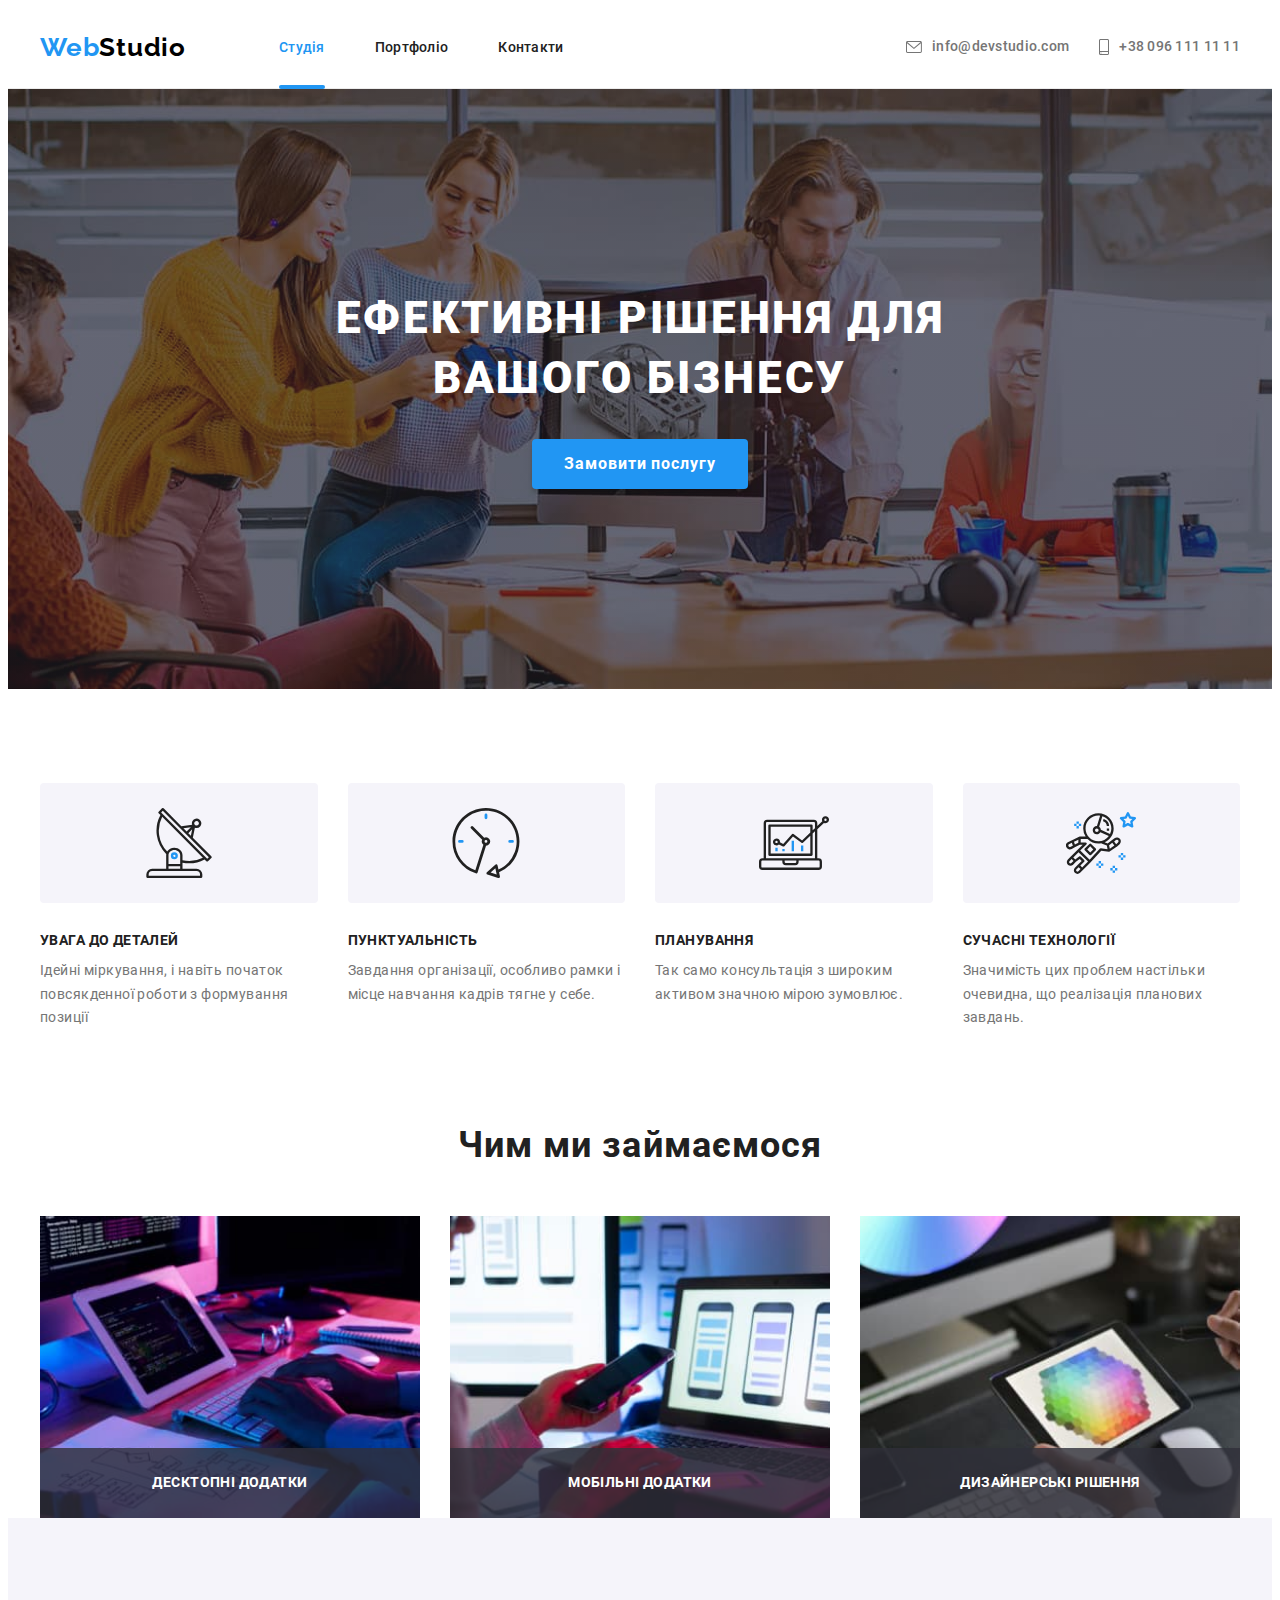
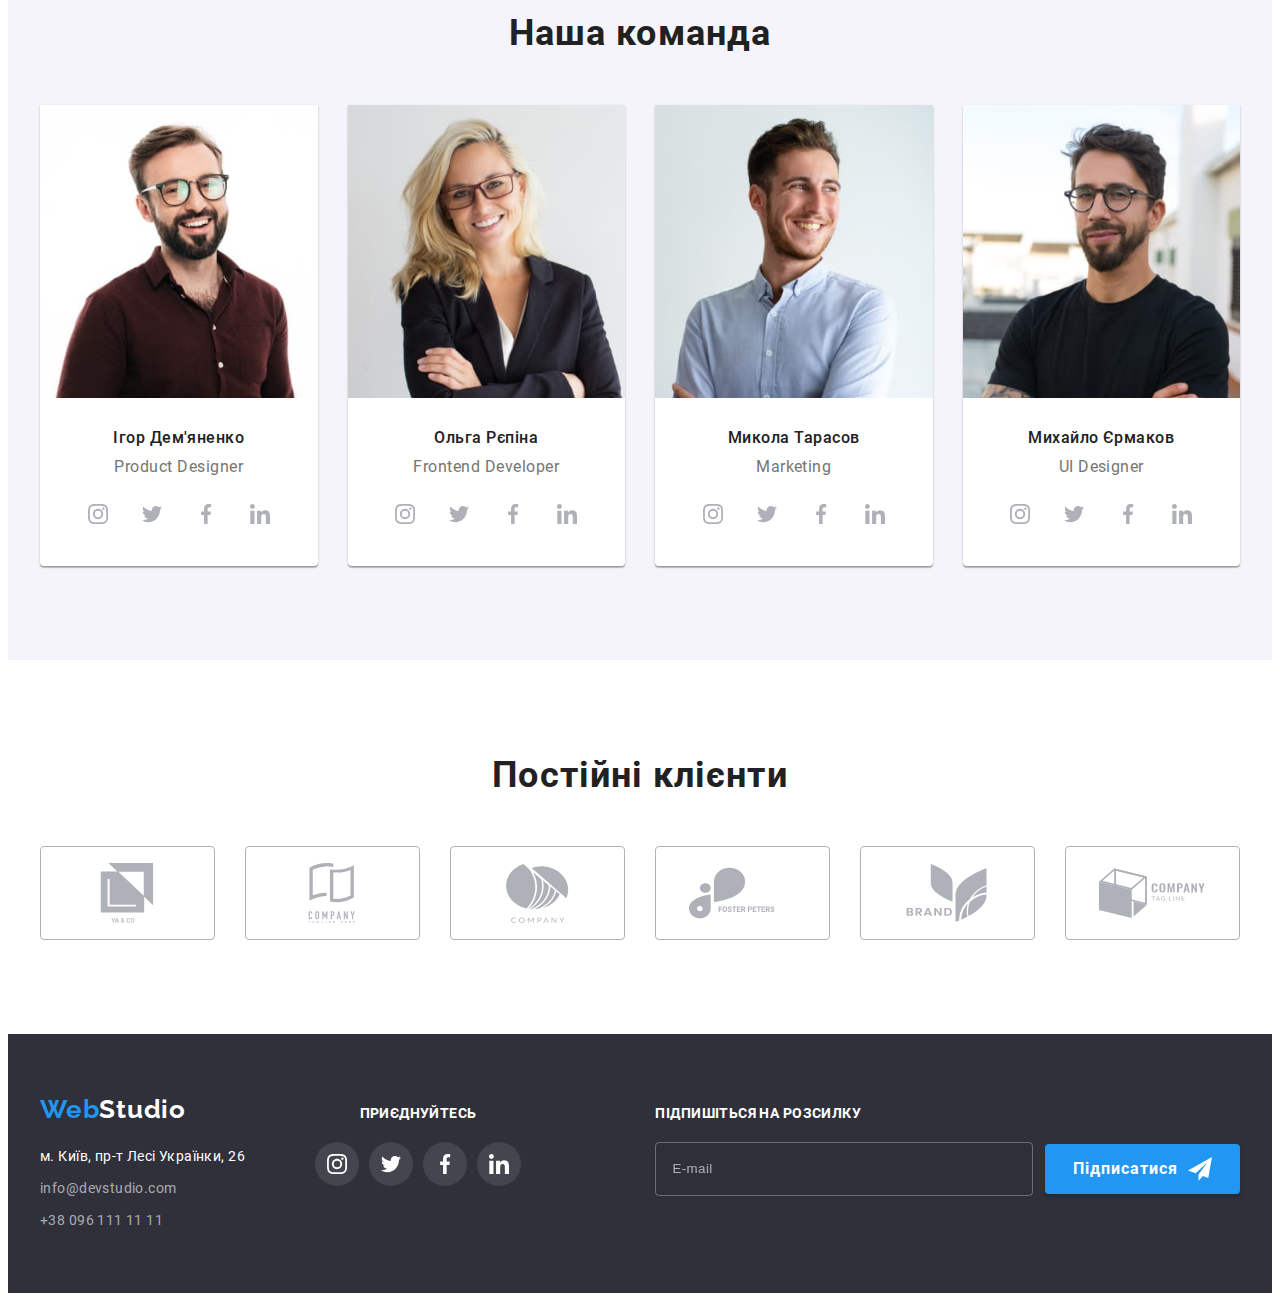
<file: index.html>
<!DOCTYPE html>
<html lang="uk">
  <head>
    <meta charset="UTF-8" />
    <meta http-equiv="X-UA-Compatible" content="IE=edge" />
    <meta name="viewport" content="width=device-width, initial-scale=1.0" />
    <title>WebStudio</title>
    <link rel="preconnect" href="https://fonts.googleapis.com" />
    <link rel="preconnect" href="https://fonts.gstatic.com" crossorigin />
    <link
      rel="stylesheet"
      href="https://cdnjs.cloudflare.com/ajax/libs/modern-normalize/1.1.0/modern-normalize.min.css"
      integrity="sha512-wpPYUAdjBVSE4KJnH1VR1HeZfpl1ub8YT/NKx4PuQ5NmX2tKuGu6U/JRp5y+Y8XG2tV+wKQpNHVUX03MfMFn9Q=="
      crossorigin="anonymous"
      referrerpolicy="no-referrer"
    />
    <link rel="stylesheet" href="./css/main.min.css" />
  </head>

  <body>
    <!-- header -->
    <header class="header">
      <div class="container">
        <nav class="navigation">
          <a href="./" class="logo logo--header logo-link">
            <span>Web</span>Studio</a
          >
          <ul class="navigation__list list">
            <li class="navigation__item">
              <a href="./" class="navigation__link link current">Студія</a>
            </li>
            <li class="navigation__item">
              <a href="./portfolio.html" class="navigation__link link"
                >Портфоліо</a
              >
            </li>
            <li class="navigation__item">
              <a href="./" class="navigation__link link">Контакти</a>
            </li>
          </ul>
        </nav>
        <ul class="header__contacts list">
          <li class="header__item">
            <a href="mailto:info@devstudio.com" class="header__email link">
              <svg class="header__icon" width="16" height="12">
                <use href="./images/icons.svg#icon-envelope"></use>
              </svg>
              info@devstudio.com
            </a>
          </li>
          <li class="header__item">
            <a href="tel:+380961111111" class="header__tel link">
              <svg class="header__icon" width="10" height="16">
                <use href="./images/icons.svg#icon-smartphone"></use>
              </svg>
              +38 096 111 11 11
            </a>
          </li>
        </ul>
        <!-- mobile__menu -->
        <button class="menu__btn menu-open" type="button">
          <svg class="menu__icon" width="40" height="40">
            <use href="./images/icons.svg#icon-menu"></use>
          </svg>
        </button>
      </div>
      <div class="menu is-hidden">
        <div class="container">
          <button type="button" class="menu-close">
            <svg width="11" height="11">
              <use href="./images/icons.svg#icon-close"></use>
            </svg>
          </button>
          <div class="menu__top">
            <ul class="menu__navigation list">
              <li class="menu__item">
                <a href="./" class="menu__link link menu__current">Студія</a>
              </li>
              <li class="menu__item">
                <a href="./portfolio.html" class="menu__link link">Портфоліо</a>
              </li>
              <li class="menu__item">
                <a href="./" class="menu__link link">Контакти</a>
              </li>
            </ul>
          </div>
          <div class="menu__bottom">
            <ul class="menu__contacts list">
              <li class="menu__contacts__item">
                <a href="tel:+380961111111" class="menu__contacts__tel link"
                  >+38 096 111 11 11</a
                >
              </li>
              <li class="menu__contacts__item">
                <a
                  href="mailto:info@devstudio.com"
                  class="menu__contacts__email link"
                >
                  info@devstudio.com
                </a>
              </li>
            </ul>
            <ul class="menu__socials list">
              <li class="menu__socials__item">
                <a href="" class="menu__socials__link link">Instagram</a>
              </li>
              <li class="menu__socials__item">
                <a href="" class="menu__socials__link link">Twitter</a>
              </li>
              <li class="menu__socials__item">
                <a href="" class="menu__socials__link link">Facebook</a>
              </li>
              <li class="menu__socials__item">
                <a href="" class="menu__socials__link link">LinkedIn</a>
              </li>
            </ul>
          </div>
        </div>
      </div>
    </header>
    <!-- main -->
    <main>
      <!-- hero -->
      <section class="hero section">
        <div class="container">
          <h1 class="hero__title">Ефективні рішення для вашого бізнесу</h1>
          <button type="button" class="btn btn--hero" data-modal-open>
            Замовити послугу
          </button>
        </div>
      </section>
      <!-- principles -->
      <section class="principles section">
        <div class="container">
          <h2 class="visually-hidden">Наші принципи роботи</h2>
          <ul class="principles__list list">
            <li class="principles__item">
              <div class="principles__card">
                <svg class="principles__icon" width="70" height="70">
                  <use href="./images/icons.svg#icon-antenna"></use>
                </svg>
              </div>
              <h3 class="principles__subtitle">УВАГА ДО ДЕТАЛЕЙ</h3>
              <p class="principles__text">
                Ідейні міркування, і навіть початок повсякденної роботи з
                формування позиції
              </p>
            </li>
            <li class="principles__item">
              <div class="principles__card">
                <svg class="principles__icon" width="70" height="70">
                  <use href="./images/icons.svg#icon-clock"></use>
                </svg>
              </div>
              <h3 class="principles__subtitle">ПУНКТУАЛЬНІСТЬ</h3>
              <p class="principles__text">
                Завдання організації, особливо рамки і місце навчання кадрів
                тягне у себе.
              </p>
            </li>
            <li class="principles__item">
              <div class="principles__card">
                <svg class="principles__icon" width="70" height="70">
                  <use href="./images/icons.svg#icon-diagram"></use>
                </svg>
              </div>
              <h3 class="principles__subtitle">ПЛАНУВАННЯ</h3>
              <p class="principles__text">
                Так само консультація з широким активом значною мірою зумовлює.
              </p>
            </li>
            <li class="principles__item">
              <div class="principles__card">
                <svg class="principles__icon" width="70" height="70">
                  <use href="./images/icons.svg#icon-astronaut"></use>
                </svg>
              </div>
              <h3 class="principles__subtitle">СУЧАСНІ ТЕХНОЛОГІЇ</h3>
              <p class="principles__text">
                Значимість цих проблем настільки очевидна, що реалізація
                планових завдань.
              </p>
            </li>
          </ul>
        </div>
      </section>
      <!-- works -->
      <section class="works section">
        <div class="container">
          <h2 class="section__title">Чим ми займаємося</h2>
          <ul class="works__list list">
            <li class="works__item">
              <img
                src="./images/wwd-img1.jpg"
                alt="Екран лептопу, на якому верстають сайт"
                width="370"
                height="294"
              />
              <h3 class="works__subtitle">Десктопні додатки</h3>
            </li>
            <li class="works__item">
              <img
                src="./images/wwd-img2.jpg"
                alt="Атаптивна верстка на ноутбуці"
                width="370"
                height="294"
              />
              <h3 class="works__subtitle">Мобільні додатки</h3>
            </li>
            <li class="works__item">
              <img
                src="./images/wwd-img3.jpg"
                alt="Підбір кольорів на планшеті"
                width="370"
                height="294"
              />
              <h3 class="works__subtitle">Дизайнерські рішення</h3>
            </li>
          </ul>
        </div>
      </section>
      <!-- team -->
      <section class="team section">
        <div class="container">
          <h2 class="section__title">Наша команда</h2>
          <ul class="team__list list">
            <li class="team__card">
              <picture>
                <source
                  srcset="
                    ./images/team-img1.jpg    1x,
                    ./images/team-img1-2x.jpg 2x
                  "
                  media="(min-width: 1600px)"
                />
                <source
                  srcset="
                    ./images/team-img1-tablet.jpg   1x,
                    ./images/team-img1-tablet2x.jpg 2x
                  "
                  media="(min-width: 768px)"
                />
                <source
                  srcset="
                    ./images/team-img1-mobile.jpg   1x,
                    ./images/team-img1-mobile2x.jpg 2x
                  "
                  media="(max-width: 767px)"
                />
                <img
                  src="./images/team-img1-mobile.jpg"
                  alt="Ігор Дем'яненко"
                />
              </picture>
              <h3 class="team__subtitle">Ігор Дем'яненко</h3>
              <p lang="en" class="team__text">Product Designer</p>
              <ul class="socials socials--team list">
                <li class="socials__item">
                  <a href="" class="socials__link socials__link--team link">
                    <svg class="socials__icon" width="20" height="20">
                      <use href="./images/icons.svg#icon-instagram"></use>
                    </svg>
                  </a>
                </li>
                <li class="socials__item">
                  <a href="" class="socials__link socials__link--team link">
                    <svg class="team-soc-icon" width="20" height="20">
                      <use href="./images/icons.svg#icon-twitter"></use>
                    </svg>
                  </a>
                </li>
                <li class="socials__item">
                  <a href="" class="socials__link socials__link--team link">
                    <svg class="team-soc-icon" width="20" height="20">
                      <use href="./images/icons.svg#icon-facebook"></use>
                    </svg>
                  </a>
                </li>
                <li class="socials__item">
                  <a href="" class="socials__link socials__link--team link">
                    <svg class="team-soc-icon" width="20" height="20">
                      <use href="./images/icons.svg#icon-linkedin"></use>
                    </svg>
                  </a>
                </li>
              </ul>
            </li>
            <li class="team__card">
              <picture>
                <source
                  srcset="
                    ./images/team-img2.jpg    1x,
                    ./images/team-img2-2x.jpg 2x
                  "
                  media="(min-width: 1600px)"
                />
                <source
                  srcset="
                    ./images/team-img2tablet.jpg   1x,
                    ./images/team-img2tablet2x.jpg 2x
                  "
                  media="(min-width: 768px)"
                />
                <source
                  srcset="
                    ./images/team-img2-mobile.jpg   1x,
                    ./images/team-img2-mobile2x.jpg 2x
                  "
                  media="(max-width: 767px)"
                />
                <img src="./images/team-img2-mobile.jpg" alt="Ольга Рєпіна" />
              </picture>
              <h3 class="team__subtitle">Ольга Рєпіна</h3>
              <p lang="en" class="team__text">Frontend Developer</p>
              <ul class="socials socials--team list">
                <li class="socials__item">
                  <a href="" class="socials__link socials__link--team link">
                    <svg class="socials__icon" width="20" height="20">
                      <use href="./images/icons.svg#icon-instagram"></use>
                    </svg>
                  </a>
                </li>
                <li class="socials__item">
                  <a href="" class="socials__link socials__link--team link">
                    <svg class="team-soc-icon" width="20" height="20">
                      <use href="./images/icons.svg#icon-twitter"></use>
                    </svg>
                  </a>
                </li>
                <li class="socials__item">
                  <a href="" class="socials__link socials__link--team link">
                    <svg class="team-soc-icon" width="20" height="20">
                      <use href="./images/icons.svg#icon-facebook"></use>
                    </svg>
                  </a>
                </li>
                <li class="socials__item">
                  <a href="" class="socials__link socials__link--team link">
                    <svg class="team-soc-icon" width="20" height="20">
                      <use href="./images/icons.svg#icon-linkedin"></use>
                    </svg>
                  </a>
                </li>
              </ul>
            </li>
            <li class="team__card">
              <picture>
                <source
                  srcset="
                    ./images/team-img3.jpg    1x,
                    ./images/team-img3-2x.jpg 2x
                  "
                  media="(min-width: 1600px)"
                />
                <source
                  srcset="
                    ./images/team-img3tablet.jpg   1x,
                    ./images/team-img3tablet2x.jpg 2x
                  "
                  media="(min-width: 768px)"
                />
                <source
                  srcset="
                    ./images/team-img3-mobile.jpg   1x,
                    ./images/team-img3-mobile2x.jpg 2x
                  "
                  media="(max-width: 767px)"
                />
                <img src="./images/team-img3-mobile.jpg" alt="Микола Тарасов" />
              </picture>
              <h3 class="team__subtitle">Микола Тарасов</h3>
              <p lang="en" class="team__text">Marketing</p>
              <ul class="socials socials--team list">
                <li class="socials__item">
                  <a href="" class="socials__link socials__link--team link">
                    <svg class="socials__icon" width="20" height="20">
                      <use href="./images/icons.svg#icon-instagram"></use>
                    </svg>
                  </a>
                </li>
                <li class="socials__item">
                  <a href="" class="socials__link socials__link--team link">
                    <svg class="team-soc-icon" width="20" height="20">
                      <use href="./images/icons.svg#icon-twitter"></use>
                    </svg>
                  </a>
                </li>
                <li class="socials__item">
                  <a href="" class="socials__link socials__link--team link">
                    <svg class="team-soc-icon" width="20" height="20">
                      <use href="./images/icons.svg#icon-facebook"></use>
                    </svg>
                  </a>
                </li>
                <li class="socials__item">
                  <a href="" class="socials__link socials__link--team link">
                    <svg class="team-soc-icon" width="20" height="20">
                      <use href="./images/icons.svg#icon-linkedin"></use>
                    </svg>
                  </a>
                </li>
              </ul>
            </li>
            <li class="team__card">
              <picture>
                <source
                  srcset="
                    ./images/team-img4.jpg    1x,
                    ./images/team-img4-2x.jpg 2x
                  "
                  media="(min-width: 1600px)"
                />
                <source
                  srcset="
                    ./images/team-img4tablet.jpg   1x,
                    ./images/team-img4tablet2x.jpg 2x
                  "
                  media="(min-width: 768px)"
                />
                <source
                  srcset="
                    ./images/team-img4mobile.jpg   1x,
                    ./images/team-img4mobile2x.jpg 2x
                  "
                  media="(max-width: 767px)"
                />
                <img src="./images/team-img4mobile.jpg" alt="Михайло Єрмаков" />
              </picture>
              <h3 class="team__subtitle">Михайло Єрмаков</h3>
              <p lang="en" class="team__text">UI Designer</p>
              <ul class="socials socials--team list">
                <li class="socials__item">
                  <a href="" class="socials__link socials__link--team link">
                    <svg class="socials__icon" width="20" height="20">
                      <use href="./images/icons.svg#icon-instagram"></use>
                    </svg>
                  </a>
                </li>
                <li class="socials__item">
                  <a href="" class="socials__link socials__link--team link">
                    <svg class="team-soc-icon" width="20" height="20">
                      <use href="./images/icons.svg#icon-twitter"></use>
                    </svg>
                  </a>
                </li>
                <li class="socials__item">
                  <a href="" class="socials__link socials__link--team link">
                    <svg class="team-soc-icon" width="20" height="20">
                      <use href="./images/icons.svg#icon-facebook"></use>
                    </svg>
                  </a>
                </li>
                <li class="socials__item">
                  <a href="" class="socials__link socials__link--team link">
                    <svg class="team-soc-icon" width="20" height="20">
                      <use href="./images/icons.svg#icon-linkedin"></use>
                    </svg>
                  </a>
                </li>
              </ul>
            </li>
          </ul>
        </div>
      </section>
      <!-- clients -->
      <section class="customers section">
        <div class="container">
          <h2 class="section__title">Постійні клієнти</h2>
          <ul class="customers__list list">
            <li class="customers__item">
              <a href="" class="customers__link link">
                <svg class="customers__icon" width="106" height="60">
                  <use href="./images/icons.svg#icon-company1"></use>
                </svg>
              </a>
            </li>
            <li class="customers__item">
              <a href="" class="customers__link link">
                <svg class="customers__icon" width="106" height="60">
                  <use href="./images/icons.svg#icon-company2"></use>
                </svg>
              </a>
            </li>
            <li class="customers__item">
              <a href="" class="customers__link link">
                <svg class="customers__icon" width="106" height="60">
                  <use href="./images/icons.svg#icon-company3"></use>
                </svg>
              </a>
            </li>
            <li class="customers__item">
              <a href="" class="customers__link link">
                <svg class="customers__icon" width="106" height="60">
                  <use href="./images/icons.svg#icon-company4"></use>
                </svg>
              </a>
            </li>
            <li class="customers__item">
              <a href="" class="customers__link link">
                <svg class="customers__icon" width="106" height="60">
                  <use href="./images/icons.svg#icon-company5"></use>
                </svg>
              </a>
            </li>
            <li class="customers__item">
              <a href="" class="customers__link link">
                <svg class="customers__icon" width="106" height="60">
                  <use href="./images/icons.svg#icon-company6"></use>
                </svg>
              </a>
            </li>
          </ul>
        </div>
      </section>
    </main>
    <!-- footer -->
    <footer class="footer">
      <div class="container">
        <div class="footer__top">
          <div class="footer-logo-contacts">
            <a href="./" class="logo logo--footer logo-link">
              <span>Web</span>Studio</a
            >
            <address class="contacts">
              <ul class="contacts__list list">
                <li class="contacts__item">
                  <a
                    href="/"
                    class="contacts__link contacts__link--address link"
                  >
                    м. Київ, пр-т Лесі Українки, 26
                  </a>
                </li>
                <li class="contacts__item">
                  <a
                    href="mailto:info@devstudio.com"
                    class="contacts__link link"
                  >
                    info@devstudio.com
                  </a>
                </li>
                <li class="contacts__item">
                  <a href="tel:+380961111111" class="contacts__link link"
                    >+38 096 111 11 11</a
                  >
                </li>
              </ul>
            </address>
          </div>
          <div class="footer__socials">
            <h3 class="footer__header">приєднуйтесь</h3>
            <ul class="socials list">
              <li class="socials__item">
                <a href="" class="socials__link socials__link--footer link">
                  <svg class="socials__icon" width="20" height="20">
                    <use href="./images/icons.svg#icon-instagram"></use>
                  </svg>
                </a>
              </li>
              <li class="socials__item">
                <a href="" class="socials__link socials__link--footer link">
                  <svg class="socials__icon" width="20" height="20">
                    <use href="./images/icons.svg#icon-twitter"></use>
                  </svg>
                </a>
              </li>
              <li class="socials__item">
                <a href="" class="socials__link socials__link--footer link">
                  <svg class="socials__icon" width="20" height="20">
                    <use href="./images/icons.svg#icon-facebook"></use>
                  </svg>
                </a>
              </li>
              <li class="socials__item">
                <a href="" class="socials__link socials__link--footer link">
                  <svg class="socials__icon" width="20" height="20">
                    <use href="./images/icons.svg#icon-linkedin"></use>
                  </svg>
                </a>
              </li>
            </ul>
          </div>
        </div>
        <!-- footer__form -->
        <div class="footer__bottom">
          <form class="subscribe">
            <label for="subscribe__email" class="subscribe__label"
              >Підпишіться на розсилку</label
            >
            <div class="subscribe__area">
              <input
                type="email"
                name="email"
                id="subscribe__email"
                placeholder="E-mail"
              />
              <button type="submit" class="btn btn--footer">
                Підписатися
                <svg class="submit-btn-icon" width="24" height="24">
                  <use href="./images/icons.svg#icon-send"></use>
                </svg>
              </button>
            </div>
          </form>
        </div>
      </div>
    </footer>
    <!-- modal window -->
    <div class="backdrop is-hidden" data-modal>
      <div class="modal">
        <button type="button" class="close__btn" data-modal-close>
          <svg class="modal__close" width="11" height="11">
            <use href="./images/icons.svg#icon-close"></use>
          </svg>
        </button>
        <p class="modal__header">Залиште свої дані, ми вам передзвонимо</p>
        <form class="modal__form">
          <label for="name" class="modal__label">Ім'я</label>
          <div class="modal__item">
            <input type="text" name="name" id="name" class="modal__input" />
            <span class="modal__icon">
              <svg width="18" height="18">
                <use href="./images/icons.svg#icon-person-modal"></use>
              </svg>
            </span>
          </div>
          <label for="tel" class="modal__label">Телефон</label>
          <div class="modal__item">
            <input type="tel" name="tel" id="tel" class="modal__input" />
            <span class="modal__icon">
              <svg width="18" height="18">
                <use href="./images/icons.svg#icon-phone-modal"></use>
              </svg>
            </span>
          </div>
          <label for="email" class="modal__label">Пошта</label>
          <div class="modal__item">
            <input type="email" name="email" id="email" class="modal__input" />
            <span class="modal__icon">
              <svg width="18" height="18">
                <use href="./images/icons.svg#icon-email-modal"></use>
              </svg>
            </span>
          </div>
          <label for="comments" class="comments__label">Коментар</label>
          <div class="comments__field">
            <textarea
              name="comments"
              id="comments"
              cols="30"
              rows="10"
              placeholder="Введіть текст"
              class="comments"
            ></textarea>
          </div>
          <div class="modal__checkbox">
            <input
              type="checkbox"
              name="checkbox"
              id="checkbox"
              class="checkbox visually-hidden"
            />
            <label class="checkbox__label" for="checkbox">
              <span class="checkbox__icon--hover">
                <svg class="checkbox__icon" width="11" height="8">
                  <use href="./images/icons.svg#icon-checker"></use>
                </svg>
              </span>
              Погоджуюся з розсилкою та приймаю &nbsp;
              <a class="checkbox__link link" href="">Умови договору</a>
            </label>
          </div>
          <button type="submit" class="btn btn--modal">Відправити</button>
        </form>
      </div>
    </div>
    <script src="./js/modal.js"></script>
    <script src="./js/menu.js"></script>
  </body>
</html>
</file>
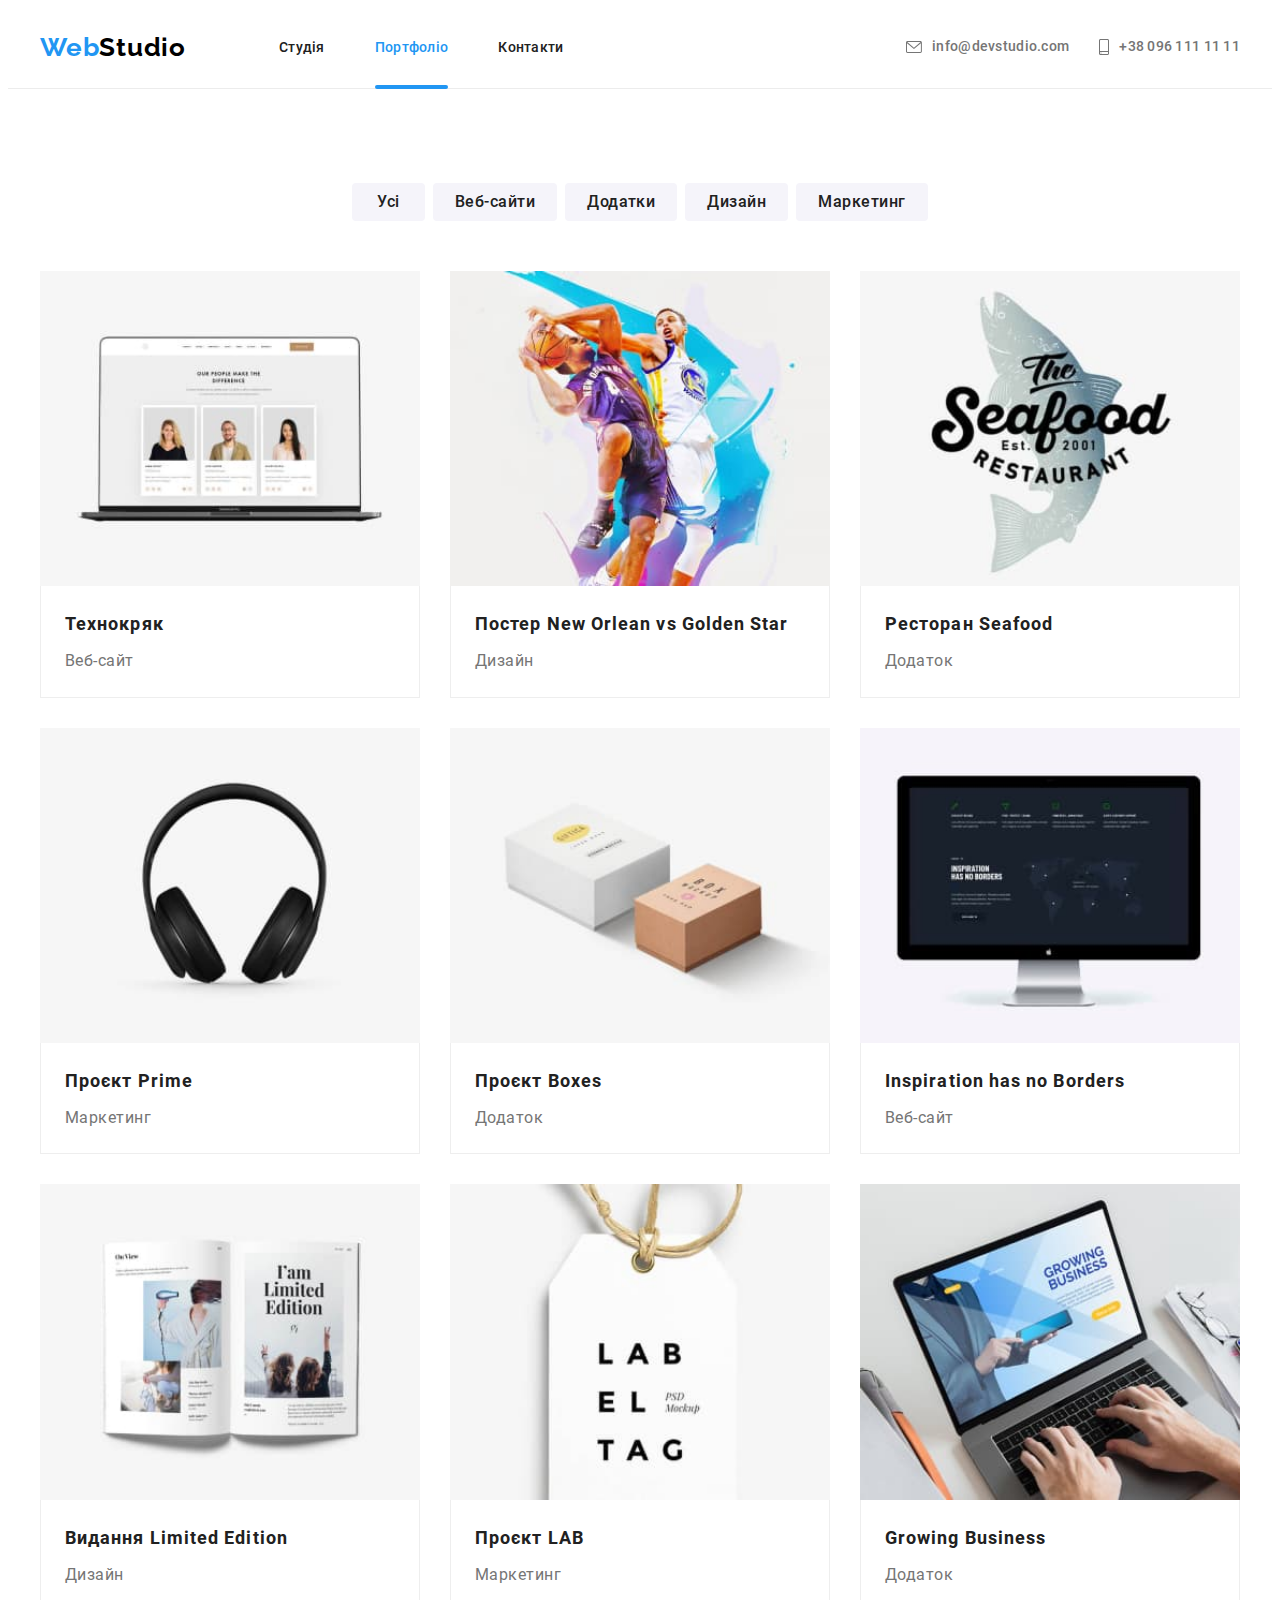
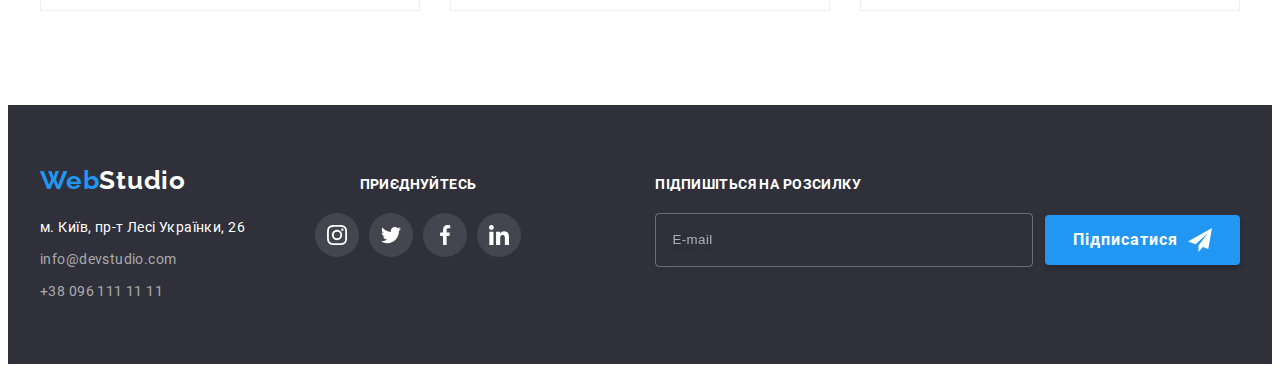
<file: portfolio.html>
<!DOCTYPE html>
<html lang="uk">
  <head>
    <meta charset="UTF-8" />
    <meta http-equiv="X-UA-Compatible" content="IE=edge" />
    <meta name="viewport" content="width=device-width, initial-scale=1.0" />
    <title>Portfolio</title>
    <link rel="preconnect" href="https://fonts.googleapis.com" />
    <link rel="preconnect" href="https://fonts.gstatic.com" crossorigin />
    <link
      rel="stylesheet"
      href="https://cdnjs.cloudflare.com/ajax/libs/modern-normalize/1.1.0/modern-normalize.min.css"
      integrity="sha512-wpPYUAdjBVSE4KJnH1VR1HeZfpl1ub8YT/NKx4PuQ5NmX2tKuGu6U/JRp5y+Y8XG2tV+wKQpNHVUX03MfMFn9Q=="
      crossorigin="anonymous"
      referrerpolicy="no-referrer"
    />
    <link rel="stylesheet" href="./css/main.min.css" />
  </head>
  <!-- body -->
  <body>
    <!-- header -->
    <header class="header">
      <div class="container">
        <nav class="navigation">
          <a href="./" class="logo logo--header logo-link">
            <span>Web</span>Studio</a
          >
          <ul class="navigation__list list">
            <li class="navigation__item">
              <a href="./" class="navigation__link link">Студія</a>
            </li>
            <li class="navigation__item">
              <a href="./portfolio.html" class="navigation__link link current"
                >Портфоліо</a
              >
            </li>
            <li class="navigation__item">
              <a href="./" class="navigation__link link">Контакти</a>
            </li>
          </ul>
        </nav>
        <ul class="header__contacts list">
          <li class="header__item">
            <a href="mailto:info@devstudio.com" class="header__email link">
              <svg class="header__icon" width="16" height="12">
                <use href="./images/icons.svg#icon-envelope"></use>
              </svg>
              info@devstudio.com
            </a>
          </li>
          <li class="header__item">
            <a href="tel:+380961111111" class="header__tel link">
              <svg class="header__icon" width="10" height="16">
                <use href="./images/icons.svg#icon-smartphone"></use>
              </svg>
              +38 096 111 11 11
            </a>
          </li>
        </ul>
        <button class="menu__btn menu-open" type="button">
          <svg class="menu__icon" width="40" height="40">
            <use href="./images/icons.svg#icon-menu"></use>
          </svg>
        </button>
      </div>
      <div class="menu is-hidden">
        <div class="container">
          <button type="button" class="menu-close">
            <svg width="11" height="11">
              <use href="./images/icons.svg#icon-close"></use>
            </svg>
          </button>
          <div class="menu__top">
            <ul class="menu__navigation list">
              <li class="menu__item">
                <a href="./" class="menu__link link">Студія</a>
              </li>
              <li class="menu__item">
                <a href="./portfolio.html" class="menu__link link menu__current"
                  >Портфоліо</a
                >
              </li>
              <li class="menu__item">
                <a href="./" class="menu__link link">Контакти</a>
              </li>
            </ul>
          </div>

          <div class="menu__bottom">
            <ul class="menu__contacts list">
              <li class="menu__contacts__item">
                <a href="tel:+380961111111" class="menu__contacts__tel link"
                  >+38 096 111 11 11</a
                >
              </li>
              <li class="menu__contacts__item">
                <a
                  href="mailto:info@devstudio.com"
                  class="menu__contacts__email link"
                >
                  info@devstudio.com
                </a>
              </li>
            </ul>
            <ul class="menu__socials list">
              <li class="menu__socials__item">
                <a href="" class="menu__socials__link link">Instagram</a>
              </li>
              <li class="menu__socials__item">
                <a href="" class="menu__socials__link link">Twitter</a>
              </li>
              <li class="menu__socials__item">
                <a href="" class="menu__socials__link link">Facebook</a>
              </li>
              <li class="menu__socials__item">
                <a href="" class="menu__socials__link link">LinkedIn</a>
              </li>
            </ul>
          </div>
        </div>
      </div>
    </header>
    <!-- main -->
    <main>
      <!-- portfolio -->
      <section class="portfolio section">
        <div class="container">
          <h1 class="visually-hidden">Portfolio</h1>
          <ul class="portfolio__buttons list">
            <li>
              <button type="button" class="portfolio-btn portfolio-btn--first">
                Усі
              </button>
            </li>
            <li>
              <button type="button" class="portfolio-btn">Веб-сайти</button>
            </li>
            <li>
              <button type="button" class="portfolio-btn">Додатки</button>
            </li>
            <li>
              <button type="button" class="portfolio-btn">Дизайн</button>
            </li>
            <li>
              <button type="button" class="portfolio-btn">Маркетинг</button>
            </li>
          </ul>
          <ul class="portfolio__list list">
            <li class="portfolio__item">
              <a href="" class="portfolio__link link">
                <div class="portfolio__thumb">
                  <picture>
                    <source
                      srcset="
                        ./images/portfolio1.jpg    1x,
                        ./images/portfolio1-2x.jpg 2x
                      "
                      media="(min-width: 1600px)"
                    />
                    <source
                      srcset="
                        ./images/portfolio1-tablet.jpg   1x,
                        ./images/portfolio1-tablet2x.jpg 2x
                      "
                      media="(min-width: 768px)"
                    />
                    <source
                      srcset="
                        ./images/portfolio1-mobile.jpg   1x,
                        ./images/portfolio1-mobile2x.jpg 2x
                      "
                      media="(max-width: 767px)"
                    />
                    <img
                      src="./images/portfolio1-mobile.jpg"
                      alt="Монітор ноутбука"
                    />
                  </picture>

                  <p class="portfolio__description">
                    Ресурс пропонує комплексні пропозиції з різним рівнем
                    функціоналу та сервісів. Все це дозволить відвідувачу
                    отримати вичерпні відомості про компанію чи приватну особу.
                  </p>
                </div>
                <div class="portfolio__content">
                  <h2 class="portfolio__title">Технокряк</h2>
                  <p class="portfolio__text">Веб-сайт</p>
                </div>
              </a>
            </li>
            <li class="portfolio__item">
              <a href="" class="portfolio__link link">
                <div class="portfolio__thumb">
                  <picture>
                    <source
                      srcset="
                        ./images/portfolio2.jpg    1x,
                        ./images/portfolio2-2x.jpg 2x
                      "
                      media="(min-width: 1600px)"
                    />
                    <source
                      srcset="
                        ./images/portfolio2-tablet.jpg   1x,
                        ./images/portfolio2-tablet2x.jpg 2x
                      "
                      media="(min-width: 768px)"
                    />
                    <source
                      srcset="
                        ./images/portfolio2-mobile.jpg   1x,
                        ./images/portfolio2-mobile2x.jpg 2x
                      "
                      media="(max-width: 767px)"
                    />
                    <img
                      src="./images/portfolio2-mobile.jpg"
                      alt="Два гравці в баскетбол"
                    />
                  </picture>

                  <p class="portfolio__description">
                    Ресурс пропонує комплексні пропозиції з різним рівнем
                    функціоналу та сервісів. Все це дозволить відвідувачу
                    отримати вичерпні відомості про компанію чи приватну особу.
                  </p>
                </div>
                <div class="portfolio__content">
                  <h2 class="portfolio__title">
                    Постер New Orlean vs Golden Star
                  </h2>
                  <p class="portfolio__text">Дизайн</p>
                </div>
              </a>
            </li>
            <li class="portfolio__item">
              <a href="" class="portfolio__link link">
                <div class="portfolio__thumb">
                  <picture>
                    <source
                      srcset="
                        ./images/portfolio3.jpg    1x,
                        ./images/portfolio3-2x.jpg 2x
                      "
                      media="(min-width: 1600px)"
                    />
                    <source
                      srcset="
                        ./images/portfolio3-tablet.jpg   1x,
                        ./images/portfolio3-tablet2x.jpg 2x
                      "
                      media="(min-width: 768px)"
                    />
                    <source
                      srcset="
                        ./images/portfolio3-mobile.jpg   1x,
                        ./images/portfolio3-mobile2x.jpg 2x
                      "
                      media="(max-width: 767px)"
                    />
                    <img
                      src="./images/portfolio3-mobile.jpg"
                      alt="Логотип рибного ресторану"
                    />
                  </picture>

                  <p class="portfolio__description">
                    Ресурс пропонує комплексні пропозиції з різним рівнем
                    функціоналу та сервісів. Все це дозволить відвідувачу
                    отримати вичерпні відомості про компанію чи приватну особу.
                  </p>
                </div>
                <div class="portfolio__content">
                  <h2 class="portfolio__title">Ресторан Seafood</h2>
                  <p class="portfolio__text">Додаток</p>
                </div>
              </a>
            </li>
            <li class="portfolio__item">
              <a href="" class="portfolio__link link">
                <div class="portfolio__thumb">
                  <picture>
                    <source
                      srcset="
                        ./images/portfolio4.jpg    1x,
                        ./images/portfolio4-2x.jpg 2x
                      "
                      media="(min-width: 1600px)"
                    />
                    <source
                      srcset="
                        ./images/portfolio4-tablet.jpg   1x,
                        ./images/portfolio4-tablet2x.jpg 2x
                      "
                      media="(min-width: 768px)"
                    />
                    <source
                      srcset="
                        ./images/portfolio4-mobile.jpg   1x,
                        ./images/portfolio4-mobile2x.jpg 2x
                      "
                      media="(max-width: 767px)"
                    />
                    <img src="./images/portfolio4-mobile.jpg" alt="Навушники" />
                  </picture>

                  <p class="portfolio__description">
                    Ресурс пропонує комплексні пропозиції з різним рівнем
                    функціоналу та сервісів. Все це дозволить відвідувачу
                    отримати вичерпні відомості про компанію чи приватну особу.
                  </p>
                </div>
                <div class="portfolio__content">
                  <h2 class="portfolio__title">Проєкт Prime</h2>
                  <p class="portfolio__text">Маркетинг</p>
                </div>
              </a>
            </li>
            <li class="portfolio__item">
              <a href="" class="portfolio__link link">
                <div class="portfolio__thumb">
                  <picture>
                    <source
                      srcset="
                        ./images/portfolio5.jpg    1x,
                        ./images/portfolio5-2x.jpg 2x
                      "
                      media="(min-width: 1600px)"
                    />
                    <source
                      srcset="
                        ./images/portfolio5-tablet.jpg   1x,
                        ./images/portfolio5-tablet2x.jpg 2x
                      "
                      media="(min-width: 768px)"
                    />
                    <source
                      srcset="
                        ./images/portfolio5-mobile.jpg   1x,
                        ./images/portfolio5-mobile2x.jpg 2x
                      "
                      media="(max-width: 767px)"
                    />
                    <img
                      src="./images/portfolio5-mobile.jpg"
                      alt="Дві коробочки"
                    />
                  </picture>

                  <p class="portfolio__description">
                    Ресурс пропонує комплексні пропозиції з різним рівнем
                    функціоналу та сервісів. Все це дозволить відвідувачу
                    отримати вичерпні відомості про компанію чи приватну особу.
                  </p>
                </div>
                <div class="portfolio__content">
                  <h2 class="portfolio__title">Проєкт Boxes</h2>
                  <p class="portfolio__text">Додаток</p>
                </div>
              </a>
            </li>
            <li class="portfolio__item">
              <a href="" class="portfolio__link link">
                <div class="portfolio__thumb">
                  <picture>
                    <source
                      srcset="
                        ./images/portfolio6.jpg    1x,
                        ./images/portfolio6-2x.jpg 2x
                      "
                      media="(min-width: 1600px)"
                    />
                    <source
                      srcset="
                        ./images/portfolio6-tablet.jpg   1x,
                        ./images/portfolio6-tablet2x.jpg 2x
                      "
                      media="(min-width: 768px)"
                    />
                    <source
                      srcset="
                        ./images/portfolio6-mobile.jpg   1x,
                        ./images/portfolio6-mobile2x.jpg 2x
                      "
                      media="(max-width: 767px)"
                    />
                    <img
                      src="./images/portfolio6-mobile.jpg"
                      alt="Дві коробочки"
                    />
                  </picture>
                  <p class="portfolio__description">
                    Ресурс пропонує комплексні пропозиції з різним рівнем
                    функціоналу та сервісів. Все це дозволить відвідувачу
                    отримати вичерпні відомості про компанію чи приватну особу.
                  </p>
                </div>
                <div class="portfolio__content">
                  <h2 class="portfolio__title">Inspiration has no Borders</h2>
                  <p class="portfolio__text">Веб-сайт</p>
                </div>
              </a>
            </li>
            <li class="portfolio__item">
              <a href="" class="portfolio__link link">
                <div class="portfolio__thumb">
                  <picture>
                    <source
                      srcset="
                        ./images/portfolio7.jpg    1x,
                        ./images/portfolio7-2x.jpg 2x
                      "
                      media="(min-width: 1600px)"
                    />
                    <source
                      srcset="
                        ./images/portfolio7-tablet.jpg   1x,
                        ./images/portfolio7-tablet2x.jpg 2x
                      "
                      media="(min-width: 768px)"
                    />
                    <source
                      srcset="
                        ./images/portfolio7-mobile.jpg   1x,
                        ./images/portfolio7-mobile2x.jpg 2x
                      "
                      media="(max-width: 767px)"
                    />
                    <img
                      src="./images/portfolio7-mobile.jpg"
                      alt="Розворот книги"
                    />
                  </picture>

                  <p class="portfolio__description">
                    Ресурс пропонує комплексні пропозиції з різним рівнем
                    функціоналу та сервісів. Все це дозволить відвідувачу
                    отримати вичерпні відомості про компанію чи приватну особу.
                  </p>
                </div>
                <div class="portfolio__content">
                  <h2 class="portfolio__title">Видання Limited Edition</h2>
                  <p class="portfolio__text">Дизайн</p>
                </div>
              </a>
            </li>
            <li class="portfolio__item">
              <a href="" class="portfolio__link link">
                <div class="portfolio__thumb">
                  <picture>
                    <source
                      srcset="
                        ./images/portfolio8.jpg    1x,
                        ./images/portfolio8-2x.jpg 2x
                      "
                      media="(min-width: 1600px)"
                    />
                    <source
                      srcset="
                        ./images/portfolio8-tablet.jpg   1x,
                        ./images/portfolio8-tablet2x.jpg 2x
                      "
                      media="(min-width: 768px)"
                    />
                    <source
                      srcset="
                        ./images/portfolio8-mobile.jpg   1x,
                        ./images/portfolio8-mobile2x.jpg 2x
                      "
                      media="(max-width: 767px)"
                    />
                    <img src="./images/portfolio8-mobile.jpg" alt="Бірка" />
                  </picture>
                  <p class="portfolio__description">
                    Ресурс пропонує комплексні пропозиції з різним рівнем
                    функціоналу та сервісів. Все це дозволить відвідувачу
                    отримати вичерпні відомості про компанію чи приватну особу.
                  </p>
                </div>
                <div class="portfolio__content">
                  <h2 class="portfolio__title">Проєкт LAB</h2>
                  <p class="portfolio__text">Маркетинг</p>
                </div>
              </a>
            </li>
            <li class="portfolio__item">
              <a href="" class="portfolio__link link">
                <div class="portfolio__thumb">
                  <picture>
                    <source
                      srcset="
                        ./images/portfolio9.jpg    1x,
                        ./images/portfolio9-2x.jpg 2x
                      "
                      media="(min-width: 1600px)"
                    />
                    <source
                      srcset="
                        ./images/portfolio9-tablet.jpg   1x,
                        ./images/portfolio9-tablet2x.jpg 2x
                      "
                      media="(min-width: 768px)"
                    />
                    <source
                      srcset="
                        ./images/portfolio9-mobile.jpg   1x,
                        ./images/portfolio9-mobile2x.jpg 2x
                      "
                      media="(max-width: 767px)"
                    />
                    <img
                      src="./images/portfolio9-mobile.jpg"
                      alt="Руки друкують на нотбуці"
                    />
                  </picture>
                  <p class="portfolio__description">
                    Ресурс пропонує комплексні пропозиції з різним рівнем
                    функціоналу та сервісів. Все це дозволить відвідувачу
                    отримати вичерпні відомості про компанію чи приватну особу.
                  </p>
                </div>
                <div class="portfolio__content">
                  <h2 class="portfolio__title">Growing Business</h2>
                  <p class="portfolio__text">Додаток</p>
                </div>
              </a>
            </li>
          </ul>
        </div>
      </section>
    </main>
    <!-- footer -->
    <footer class="footer">
      <div class="container">
        <div class="footer__top">
          <div class="footer-logo-contacts">
            <a href="./" class="logo logo--footer logo-link">
              <span>Web</span>Studio</a
            >
            <address class="contacts">
              <ul class="contacts__list list">
                <li class="contacts__item">
                  <a
                    href="/"
                    class="contacts__link contacts__link--address link"
                  >
                    м. Київ, пр-т Лесі Українки, 26
                  </a>
                </li>
                <li class="contacts__item">
                  <a
                    href="mailto:info@devstudio.com"
                    class="contacts__link link"
                  >
                    info@devstudio.com
                  </a>
                </li>
                <li class="contacts__item">
                  <a href="tel:+380961111111" class="contacts__link link"
                    >+38 096 111 11 11</a
                  >
                </li>
              </ul>
            </address>
          </div>
          <div class="footer__socials">
            <h3 class="footer__header">приєднуйтесь</h3>
            <ul class="socials list">
              <li class="socials__item">
                <a href="" class="socials__link socials__link--footer link">
                  <svg class="socials__icon" width="20" height="20">
                    <use href="./images/icons.svg#icon-instagram"></use>
                  </svg>
                </a>
              </li>
              <li class="socials__item">
                <a href="" class="socials__link socials__link--footer link">
                  <svg class="socials__icon" width="20" height="20">
                    <use href="./images/icons.svg#icon-twitter"></use>
                  </svg>
                </a>
              </li>
              <li class="socials__item">
                <a href="" class="socials__link socials__link--footer link">
                  <svg class="socials__icon" width="20" height="20">
                    <use href="./images/icons.svg#icon-facebook"></use>
                  </svg>
                </a>
              </li>
              <li class="socials__item">
                <a href="" class="socials__link socials__link--footer link">
                  <svg class="socials__icon" width="20" height="20">
                    <use href="./images/icons.svg#icon-linkedin"></use>
                  </svg>
                </a>
              </li>
            </ul>
          </div>
        </div>
        <div class="footer__bottom">
          <form class="subscribe">
            <label for="subscribe__email" class="subscribe__label"
              >Підпишіться на розсилку</label
            >
            <div class="subscribe__area">
              <input
                type="email"
                name="email"
                id="subscribe__email"
                placeholder="E-mail"
              />
              <button type="submit" class="btn btn--footer">
                Підписатися
                <svg class="submit-btn-icon" width="24" height="24">
                  <use href="./images/icons.svg#icon-send"></use>
                </svg>
              </button>
            </div>
          </form>
        </div>
      </div>
    </footer>
    <script src="./js/menu.js"></script>
  </body>
</html>
</file>
<file: css/main.min.css>
:root{--main-text-color: #757575;--accent-color: #2196f3;--white-color: #ffffff;--cubic: cubic-bezier(0.4, 0, 0.2, 1)}@font-face{font-family:"Roboto";font-style:normal;font-weight:400;src:url("../fonts/roboto-v30-latin_cyrillic-regular.eot");src:local(""),url("../fonts/roboto-v30-latin_cyrillic-regular.eot?#iefix") format("embedded-opentype"),url("../fonts/roboto-v30-latin_cyrillic-regular.woff2") format("woff2"),url("../fonts/roboto-v30-latin_cyrillic-regular.woff") format("woff"),url("../fonts/roboto-v30-latin_cyrillic-regular.ttf") format("truetype"),url("../fonts/roboto-v30-latin_cyrillic-regular.svg#Roboto") format("svg")}@font-face{font-family:"Roboto";font-style:normal;font-weight:500;src:url("../fonts/roboto-v30-latin_cyrillic-500.eot");src:local(""),url("../fonts/roboto-v30-latin_cyrillic-500.eot?#iefix") format("embedded-opentype"),url("../fonts/roboto-v30-latin_cyrillic-500.woff2") format("woff2"),url("../fonts/roboto-v30-latin_cyrillic-500.woff") format("woff"),url("../fonts/roboto-v30-latin_cyrillic-500.ttf") format("truetype"),url("../fonts/roboto-v30-latin_cyrillic-500.svg#Roboto") format("svg")}@font-face{font-family:"Roboto";font-style:normal;font-weight:700;src:url("../fonts/roboto-v30-latin_cyrillic-700.eot");src:local(""),url("../fonts/roboto-v30-latin_cyrillic-700.eot?#iefix") format("embedded-opentype"),url("../fonts/roboto-v30-latin_cyrillic-700.woff2") format("woff2"),url("../fonts/roboto-v30-latin_cyrillic-700.woff") format("woff"),url("../fonts/roboto-v30-latin_cyrillic-700.ttf") format("truetype"),url("../fonts/roboto-v30-latin_cyrillic-700.svg#Roboto") format("svg")}@font-face{font-family:"Roboto";font-style:normal;font-weight:900;src:url("../fonts/roboto-v30-latin_cyrillic-900.eot");src:local(""),url("../fonts/roboto-v30-latin_cyrillic-900.eot?#iefix") format("embedded-opentype"),url("../fonts/roboto-v30-latin_cyrillic-900.woff2") format("woff2"),url("../fonts/roboto-v30-latin_cyrillic-900.woff") format("woff"),url("../fonts/roboto-v30-latin_cyrillic-900.ttf") format("truetype"),url("../fonts/roboto-v30-latin_cyrillic-900.svg#Roboto") format("svg")}@font-face{font-family:"Raleway";font-style:normal;font-weight:400;src:url("../fonts/raleway-v28-latin-ext_latin_cyrillic-ext_cyrillic-regular.eot");src:local(""),url("../fonts/raleway-v28-latin-ext_latin_cyrillic-ext_cyrillic-regular.eot?#iefix") format("embedded-opentype"),url("../fonts/raleway-v28-latin-ext_latin_cyrillic-ext_cyrillic-regular.woff2") format("woff2"),url("../fonts/raleway-v28-latin-ext_latin_cyrillic-ext_cyrillic-regular.woff") format("woff"),url("../fonts/raleway-v28-latin-ext_latin_cyrillic-ext_cyrillic-regular.ttf") format("truetype"),url("../fonts/raleway-v28-latin-ext_latin_cyrillic-ext_cyrillic-regular.svg#Raleway") format("svg")}@font-face{font-family:"Raleway";font-style:normal;font-weight:700;src:url("../fonts/raleway-v28-latin-ext_latin_cyrillic-ext_cyrillic-700.eot");src:local(""),url("../fonts/raleway-v28-latin-ext_latin_cyrillic-ext_cyrillic-700.eot?#iefix") format("embedded-opentype"),url("../fonts/raleway-v28-latin-ext_latin_cyrillic-ext_cyrillic-700.woff2") format("woff2"),url("../fonts/raleway-v28-latin-ext_latin_cyrillic-ext_cyrillic-700.woff") format("woff"),url("../fonts/raleway-v28-latin-ext_latin_cyrillic-ext_cyrillic-700.ttf") format("truetype"),url("../fonts/raleway-v28-latin-ext_latin_cyrillic-ext_cyrillic-700.svg#Raleway") format("svg")}.visually-hidden{position:absolute;width:1px;height:1px;margin:-1px;border:0;padding:0;white-space:nowrap;clip-path:inset(100%);clip:rect(0 0 0 0);overflow:hidden}.is-hidden{opacity:0;pointer-events:none;visibility:hidden}h1,h2,h3,h4,h5,h6,p{margin:0}ol,ul{margin:0;padding-left:0}img{display:block;width:100%;height:auto}body{font-family:"Roboto",sans-serif;color:var(--main-text-color)}.link,.logo-link{text-decoration:none;transition-property:color;transition-duration:250ms;transition-timing-function:var(--cubic)}.logo-link:focus{color:var(--accent-color)}.link:hover,.link:focus{color:var(--accent-color)}.current.link{color:var(--accent-color)}.current.link::after{content:"";position:absolute;left:0;bottom:-1px;display:block;width:100%;height:4px;border-radius:2px;background-color:var(--accent-color)}.list{list-style:none}.container{max-width:1200px;margin-left:auto;margin-right:auto;padding-left:15px;padding-right:15px}@media screen and (min-width: 480px){.container{max-width:480px}}@media screen and (min-width: 768px){.container{max-width:768px}}@media screen and (min-width: 1200px){.container{max-width:1200px}}.section{padding-top:60px;padding-bottom:60px}.section__title{font-size:28px;line-height:1.18;font-weight:700;letter-spacing:.03em;margin-bottom:30px;text-align:center;color:#212121}@media screen and (min-width: 1200px){.section__title{font-size:36px;line-height:1.17;margin-bottom:50px}}@media screen and (min-width: 1200px){.section{padding-top:94px;padding-bottom:94px}}.logo{font-family:"Raleway";font-size:24px;line-height:1.17;font-weight:700;letter-spacing:.03em;color:#000}@media screen and (min-width: 1200px){.logo{font-size:26px;line-height:1.19;font-weight:700;letter-spacing:.03em}}.logo span{color:var(--accent-color)}.logo--header{padding-top:16px;padding-bottom:16px}@media screen and (min-width: 768px){.logo--header{padding-top:26px;padding-bottom:26px;margin-right:87px}}@media screen and (min-width: 1200px){.logo--header{padding-top:24px;padding-bottom:25px;margin-right:93px}}.logo--footer{display:inline-block;color:var(--white-color);margin-bottom:20px}.btn{font-family:inherit;font-size:16px;line-height:1.88;font-weight:700;letter-spacing:.06em;height:50px;color:var(--white-color);background-color:var(--accent-color);box-shadow:0px 4px 4px rgba(0,0,0,.15);border:rgba(0,0,0,0);border-radius:4px;cursor:pointer;transition:background-color 250ms var(--cubic),box-shadow 250ms var(--cubic)}.btn--hero{min-width:200px;padding:10px 24px}@media screen and (min-width: 1200px){.btn--hero{min-width:216px;padding:10px 32px}}.btn--footer{display:flex;align-items:center;justify-content:center;padding:10px 28px 10px 31px;gap:12px;margin:auto}@media screen and (min-width: 1200px){.btn--footer{padding:10px 28px;gap:10px}}.btn--modal{display:block;width:200px;margin:30px auto 0}.menu__btn{position:absolute;top:10px;right:15px;background-color:rgba(0,0,0,0);border:none}@media screen and (min-width: 768px){.menu__btn{display:none}}@media screen and (min-width: 1200px){.menu__btn{display:none}}.close__btn{position:absolute;top:8px;right:8px;display:flex;align-items:center;justify-content:center;width:30px;height:30px;padding:6px 6px;background-color:var(--white-color);border:1px solid rgba(0,0,0,.1);border-radius:50%;cursor:pointer;transition:fill 250ms var(--cubic)}.close__btn:hover{fill:var(--accent-color)}.portfolio-btn{font-family:inherit;font-size:16px;line-height:1.62;font-weight:500;letter-spacing:.03em;text-align:center;color:#212121;background-color:#f5f4fa;border-radius:4px;border:rgba(0,0,0,0);padding:6px 22px;cursor:pointer;transition:background-color 250ms var(--cubic),box-shadow 250ms var(--cubic),color 250ms var(--cubic)}.portfolio-btn--first{padding:6px 25px}.btn:hover,.portfolio-btn:hover{background-color:var(--accent-color);color:var(--white-color);box-shadow:0px 3px 1px rgba(0,0,0,.1),0px 1px 2px rgba(0,0,0,.08),0px 2px 2px rgba(0,0,0,.12)}.btn:focus,.portfolio-btn:focus{background-color:var(--accent-color);color:var(--white-color)}.btn--modal:hover,.btn--modal:focus{background:#188ce8}.socials{display:flex;justify-content:center;gap:10px}.socials__link{width:44px;height:44px;border-radius:50%;display:flex;align-items:center;justify-content:center;fill:#afb1b8;transition:background-color 250ms var(--cubic),fill 250ms var(--cubic)}.socials__link:hover,.socials__link:focus{background-color:var(--accent-color)}.socials__link--footer{fill:#fff;background:rgba(255,255,255,.1)}.socials__link--team:hover,.socials__link--team:focus{fill:var(--white-color)}.socials--team{padding-bottom:30px}.header{border-bottom:1px solid #ececec}@media screen and (min-width: 768px){.header__email,.header__tel{font-size:12px;line-height:1.17;font-weight:500;letter-spacing:.02em;color:var(--main-text-color);padding:0}}@media screen and (min-width: 1200px){.header__email,.header__tel{font-size:14px;line-height:1.14;font-weight:500;letter-spacing:.02em;color:var(--main-text-color);padding-top:24px;padding-bottom:25px;display:flex;align-items:center}}.header__icon{margin-right:10px;background-position:center;background-size:contain;fill:currentColor}.header>.container{display:flex;align-items:center;justify-content:space-between}.navigation{display:flex;align-items:center}.navigation__list{display:none}@media screen and (min-width: 768px){.navigation__list{display:flex;margin-right:auto;gap:50px}}@media screen and (min-width: 1200px){.navigation__list{display:flex;margin-right:auto}}.header__contacts{display:none}@media screen and (min-width: 768px){.header__contacts{display:flex;flex-direction:column;gap:10px}}@media screen and (min-width: 1200px){.header__contacts{display:flex;flex-direction:row;gap:30px}}.header__item,.navigation__item{display:flex;align-items:center}.navigation__link{position:relative;font-size:14px;line-height:1.14;font-weight:500;letter-spacing:.02em;color:#212121;padding-top:32px;padding-bottom:32px;fill:currentColor}.menu-close{position:absolute;top:21px;right:21px;background-color:rgba(0,0,0,0);border:none}.menu-close:hover,.menu-close:focus{fill:var(--accent-color)}.menu{position:fixed;z-index:2;width:100vw;height:100vh;background-color:#fff;top:0;padding-top:48px;padding-bottom:48px;transition:opacity 250ms cubic-bezier(0.17, 0.67, 0.83, 0.67),visibility 250ms cubic-bezier(0.17, 0.67, 0.83, 0.67)}.menu>.container{display:flex;justify-content:space-between;flex-direction:column;height:100%;overflow:auto;padding-left:40px;padding-right:0}.menu__item:not(:last-child){margin-bottom:32px}.menu__link{font-size:40px;line-height:1.18;font-weight:500;letter-spacing:.02em;color:#212121}.menu__link__link:hover,.menu__link__link:focus{color:var(--accent-color)}.menu__contacts{margin-bottom:64px}.menu__contacts__tel{font-size:34px;line-height:1.11;font-weight:500;letter-spacing:.02em;color:var(--accent-color)}.menu__contacts__email{font-size:24px;line-height:1.17;font-weight:500;letter-spacing:.02em;color:var(--main-text-color)}.menu__contacts__item:not(:last-child){margin-bottom:32px}.menu__socials{display:flex;flex-wrap:wrap}.menu__socials__item:not(:last-child){border-right:1px solid rgba(33,33,33,.2);padding-right:10px}.menu__socials__item:not(:first-child){padding-left:10px}.menu__socials__link{font-size:18px;line-height:1.22;font-weight:500;letter-spacing:.02em;color:var(--accent-color)}.menu .menu__current{color:var(--accent-color)}.hero .container{padding:0;text-align:center}.hero{max-width:100%;margin:0 auto;background-color:#2f303a;background-image:linear-gradient(rgba(47, 48, 58, 0.4), rgba(47, 48, 58, 0.4)),url("../images/hero-image-mobile.jpg");background-repeat:no-repeat;background-position:center;background-size:cover;text-align:center;padding-top:118px;padding-bottom:118px}@media(min-device-pixel-ratio: 2),(min-resolution: 192dpi),(min-resolution: 2dppx){.hero{background-image:linear-gradient(rgba(47, 48, 58, 0.4), rgba(47, 48, 58, 0.4)),url("../images/hero-image-mobile2x.jpg")}}@media screen and (min-width: 768px){.hero{background-image:linear-gradient(rgba(47, 48, 58, 0.4), rgba(47, 48, 58, 0.4)),url("../images/hero-image-tablet.jpg")}}@media screen and (min-width: 768px)and (min-device-pixel-ratio: 2),screen and (min-width: 768px)and (min-resolution: 192dpi),screen and (min-width: 768px)and (min-resolution: 2dppx){.hero{background-image:linear-gradient(rgba(47, 48, 58, 0.4), rgba(47, 48, 58, 0.4)),url("../images/hero-image-tablet2x.jpg")}}@media screen and (min-width: 1200px){.hero{background-image:linear-gradient(rgba(47, 48, 58, 0.4), rgba(47, 48, 58, 0.4)),url("../images/hero-image.jpg");padding-top:200px;padding-bottom:200px}}@media screen and (min-width: 1200px)and (min-device-pixel-ratio: 2),screen and (min-width: 1200px)and (min-resolution: 192dpi),screen and (min-width: 1200px)and (min-resolution: 2dppx){.hero{background-image:linear-gradient(rgba(47, 48, 58, 0.4), rgba(47, 48, 58, 0.4)),url("../images/hero-image-2x.jpg")}}.hero__title{font-size:26px;line-height:1.62;font-weight:900;letter-spacing:.06em;text-transform:uppercase;max-width:360px;color:var(--white-color);margin:0 auto;margin-bottom:30px}@media screen and (min-width: 1200px){.hero__title{font-size:44px;line-height:1.36;font-weight:900;letter-spacing:.06em;max-width:696px}}.principles__list{display:flex;flex-wrap:wrap;gap:30px}.principles__item{width:100%}@media screen and (min-width: 768px){.principles__item{width:calc((100% - 30px)/2)}}@media screen and (min-width: 1200px){.principles__item{width:calc((100% - 90px)/4)}}.principles__subtitle{font-size:14px;line-height:1.14;font-weight:700;letter-spacing:.03em;text-transform:uppercase;color:#212121;margin-bottom:10px;text-align:center}@media screen and (min-width: 768px){.principles__subtitle{text-align:left}}.principles__text{font-size:14px;line-height:1.71;letter-spacing:.03em;width:100%}.principles__card{display:flex;align-items:center;justify-content:center;height:120px;background-color:#f5f4fa;border-radius:4px;margin-bottom:30px}.works{display:none}@media screen and (min-width: 1200px){.works{display:contents}}.works__list{display:flex;align-items:space-between;gap:30px}.works__item{position:relative;width:calc((100% - 60px)/3)}.works__subtitle{position:absolute;display:flex;align-items:center;justify-content:center;bottom:0;width:100%;height:70px;font-size:14px;line-height:1.14;font-weight:700;letter-spacing:.03em;text-align:center;text-transform:uppercase;color:var(--white-color);background-color:rgba(47,48,58,.8)}.team.section{background-color:#f5f4fa}.team__list{display:flex;justify-content:space-between;display:flex;flex-wrap:wrap;gap:30px}.team__card{width:100%;background:#fff;box-shadow:0px 1px 3px rgba(0,0,0,.12),0px 1px 1px rgba(0,0,0,.14),0px 2px 1px rgba(0,0,0,.2);border-radius:0px 0px 4px 4px}@media screen and (min-width: 768px){.team__card{width:calc((100% - 30px)/2)}}@media screen and (min-width: 1200px){.team__card{width:calc((100% - 90px)/4)}}.team__subtitle{font-size:16px;line-height:1.19;font-weight:500;letter-spacing:.03em;text-align:center;color:#212121;padding-top:30px;margin-bottom:10px}.team__text{font-size:16px;line-height:1.19;letter-spacing:.03em;text-align:center;margin-bottom:16px}.customers__list{display:flex;flex-wrap:wrap;gap:30px}.customers__item{width:calc((100% - 30px)/2)}@media screen and (min-width: 768px){.customers__item{width:calc((100% - 60px)/3)}}@media screen and (min-width: 1200px){.customers__item{width:calc((100% - 150px)/6)}}.customers__link{display:flex;align-items:center;justify-content:center;height:92px;border:1px solid #afb1b8;border-radius:4px;color:#afb1b8;transition:color 250ms var(--cubic),border-color 250ms var(--cubic)}.customers__link:hover,.customers__link:focus{color:var(--accent-color);border-color:var(--accent-color)}.customers__icon{fill:currentColor}.footer{background-color:#2f303a;padding-top:60px;padding-bottom:60px}.footer .container{display:flex;flex-direction:column}@media screen and (min-width: 1200px){.footer .container{flex-direction:row;align-items:baseline;justify-content:space-between}}.footer__socials{display:flex;align-items:center;justify-content:center;flex-direction:column;margin-bottom:60px}@media screen and (min-width: 1200px){.footer__socials{margin-bottom:0}}.footer-logo-contacts{text-align:center}@media screen and (min-width: 1200px){.footer-logo-contacts{text-align:left}}.contacts{display:flex;justify-content:center;gap:8px;font-style:normal;margin-bottom:60px}@media screen and (min-width: 1200px){.contacts{margin-bottom:0}}.contacts__list{max-width:100%}.contacts__item{margin-bottom:9px}@media screen and (min-width: 768px){.contacts__item{margin-bottom:8px}}.contacts__item:last-child{margin-bottom:0}.contacts__link{font-size:14px;line-height:1.71;letter-spacing:.03em;color:rgba(255,255,255,.6)}.contacts__link--address{color:#fff}.footer__header,.footer-form-header,.subscribe__label{font-size:14px;line-height:1.14;font-weight:700;letter-spacing:.03em;text-transform:uppercase;color:var(--white-color);margin-bottom:20px}.subscribe{display:flex;align-items:center;justify-content:center;flex-direction:column}@media screen and (min-width: 1200px){.subscribe{align-items:start}}.subscribe__area{display:flex;align-items:baseline;flex-direction:column;width:100%;gap:20px}@media screen and (min-width: 1200px){.subscribe__area{flex-direction:row;gap:12px}}.subscribe__area input{margin:0;width:100%;height:50px;padding-left:16px;background-color:rgba(0,0,0,0);color:var(--white-color);border:1px solid rgba(255,255,255,.3);filter:drop-shadow(0px 4px 4px rgba(0, 0, 0, 0.15));border-radius:4px;transition:border-color 250ms var(--cubic)}@media screen and (min-width: 768px){.subscribe__area input{max-width:450px;margin:auto}}@media screen and (min-width: 1200px){.subscribe__area input{width:358px}}.subscribe__area input::placeholder{line-height:1.25;letter-spacing:.03em;color:rgba(255,255,255,.6)}.subscribe__area input:focus-visible{outline:none}.subscribe__area input:focus,.subscribe__area input:hover{border-color:var(--accent-color)}@media screen and (min-width: 768px){.footer__top{display:flex;align-items:baseline;justify-content:flex-start;gap:165px;margin:auto}}@media screen and (min-width: 1200px){.footer__top{display:flex;align-items:baseline;justify-content:flex-start;gap:70px;margin:0}}.portfolio__buttons{display:flex;flex-wrap:wrap;gap:8px;max-width:350px;row-gap:15px;margin-bottom:40px}@media screen and (min-width: 768px){.portfolio__buttons{max-width:100%;justify-content:center;margin-bottom:30px}}@media screen and (min-width: 1200px){.portfolio__buttons{margin-bottom:50px}}.portfolio__item{background:var(--white-color);width:100%}@media screen and (min-width: 768px){.portfolio__item{width:calc((100% - 30px)/2)}}@media screen and (min-width: 1200px){.portfolio__item{width:calc((100% - 60px)/3)}}.portfolio__link{display:flex;flex-direction:column;height:100%;position:relative;color:currentColor;transition:box-shadow 250ms var(--cubic)}.portfolio__link:hover,.portfolio__link:focus{color:currentColor;box-shadow:0px 1px 1px rgba(0,0,0,.12),0px 4px 4px rgba(0,0,0,.06),1px 4px 6px rgba(0,0,0,.16)}.portfolio__link:hover .portfolio__description,.portfolio__link:focus .portfolio__description{transform:translateY(0%);opacity:1}.portfolio__list{display:flex;flex-wrap:wrap;gap:30px}.portfolio__title{font-size:18px;line-height:2;font-weight:700;letter-spacing:.06em;width:100%;color:#212121;margin:0 auto;margin-bottom:4px}.portfolio__text{font-size:16px;line-height:1.88;letter-spacing:.03em}.portfolio__content{padding:20px 24px;border-left:1px solid #eee;border-right:1px solid #eee;border-bottom:1px solid #eee;flex-grow:1}.portfolio__thumb{position:relative;overflow:hidden}.portfolio__description{position:absolute;top:0;font-size:18px;line-height:1.56;letter-spacing:.03em;height:100%;color:var(--white-color);background-color:rgba(33,150,243,.9);padding:63px 24px;transform:translateY(101%);transition:transform 250ms var(--cubic),opacity 250ms var(--cubic)}.backdrop{position:fixed;top:0;left:0;width:100%;height:100%;background-color:rgba(0,0,0,.2);opacity:1;overflow-y:scroll;transition:opacity 250ms cubic-bezier(0.17, 0.67, 0.83, 0.67),visibility 250ms cubic-bezier(0.17, 0.67, 0.83, 0.67)}.modal{position:absolute;top:50%;left:50%;width:calc(100% - 30px);height:auto;padding:40px;background-color:var(--white-color);box-shadow:0px 1px 3px rgba(0,0,0,.12),0px 1px 1px rgba(0,0,0,.14),0px 2px 1px rgba(0,0,0,.2);border-radius:4px;transform:translate(-50%, -50%) scale(1);transition:transform 250ms cubic-bezier(0.17, 0.67, 0.83, 0.67)}@media screen and (min-width: 768px){.modal{width:450px}}@media screen and (min-width: 1200px){.modal{width:528px}}.modal__header{font-size:20px;line-height:1.5;font-weight:700;letter-spacing:.03em;margin-bottom:12px;text-align:center;color:#212121}@media screen and (min-width: 1200px){.modal__header{line-height:1.15}}.modal__form{max-width:100%;margin-left:auto;margin-right:auto}@media screen and (min-width: 1200px){.modal__form{width:448px}}.modal__item{position:relative;margin-bottom:10px}.backdrop.is-hidden .modal{transform:translate(-50%, -50%) scale(0.9)}.modal__input:focus-visible,.comments:focus-visible{outline:none}.modal__input{margin:0;width:100%;border:1px solid rgba(33,33,33,.2);border-radius:4px;height:40px;padding-left:42px;transition:border-color 250ms var(--cubic),fill 250ms var(--cubic)}.modal__input:focus{border-color:var(--accent-color)}.modal__label,.comments__label{font-size:12px;line-height:1.17;letter-spacing:.01em;color:#757575;margin-bottom:4px}.modal__icon{width:18px;height:18px;position:absolute;top:11px;left:12px}.modal__input:focus~.modal__icon{fill:var(--accent-color)}textarea{resize:none;padding:12px 16px;width:100%;max-height:120px;border:1px solid rgba(33,33,33,.2);border-radius:4px}textarea:focus{border-color:var(--accent-color)}textarea::placeholder{font-size:12px;line-height:1.17;letter-spacing:.01em;color:rgba(117,117,117,.5)}.comments__field{margin-bottom:20px}.checkbox__label{display:flex;align-items:center;justify-content:center;font-size:12px;line-height:1.17;letter-spacing:.03em;color:#757575}.checkbox__label span{display:flex;align-items:center;justify-content:center;margin-right:8px;width:16px;height:15px;border:2px solid #000;border-radius:4px;box-shadow:0px 1px 3px rgba(0,0,0,.12),0px 1px 1px rgba(0,0,0,.14),0px 2px 1px rgba(0,0,0,.2);transition:border-color 250ms var(--cubic),background-color 250ms var(--cubic),box-shadow 250ms var(--cubic)}.checkbox:checked+.checkbox__label span{border:none;background-color:var(--accent-color);box-shadow:0px 1px 3px rgba(0,0,0,.12),0px 1px 1px rgba(0,0,0,.14),0px 2px 1px rgba(0,0,0,.2)}@media screen and (min-width: 1200px){.checkbox__label{font-size:14px;line-height:1.71}}.checkbox__icon{fill:rgba(0,0,0,0)}.checkbox:checked+.checkbox__label .checkbox__icon{fill:var(--white-color)}.checkbox__link{font-size:12px;line-height:1.17;letter-spacing:.03em;text-decoration-line:underline;color:var(--accent-color)}@media screen and (min-width: 1200px){.checkbox__link{font-size:14px;line-height:1.71}}/*# sourceMappingURL=main.min.css.map */
</file>
